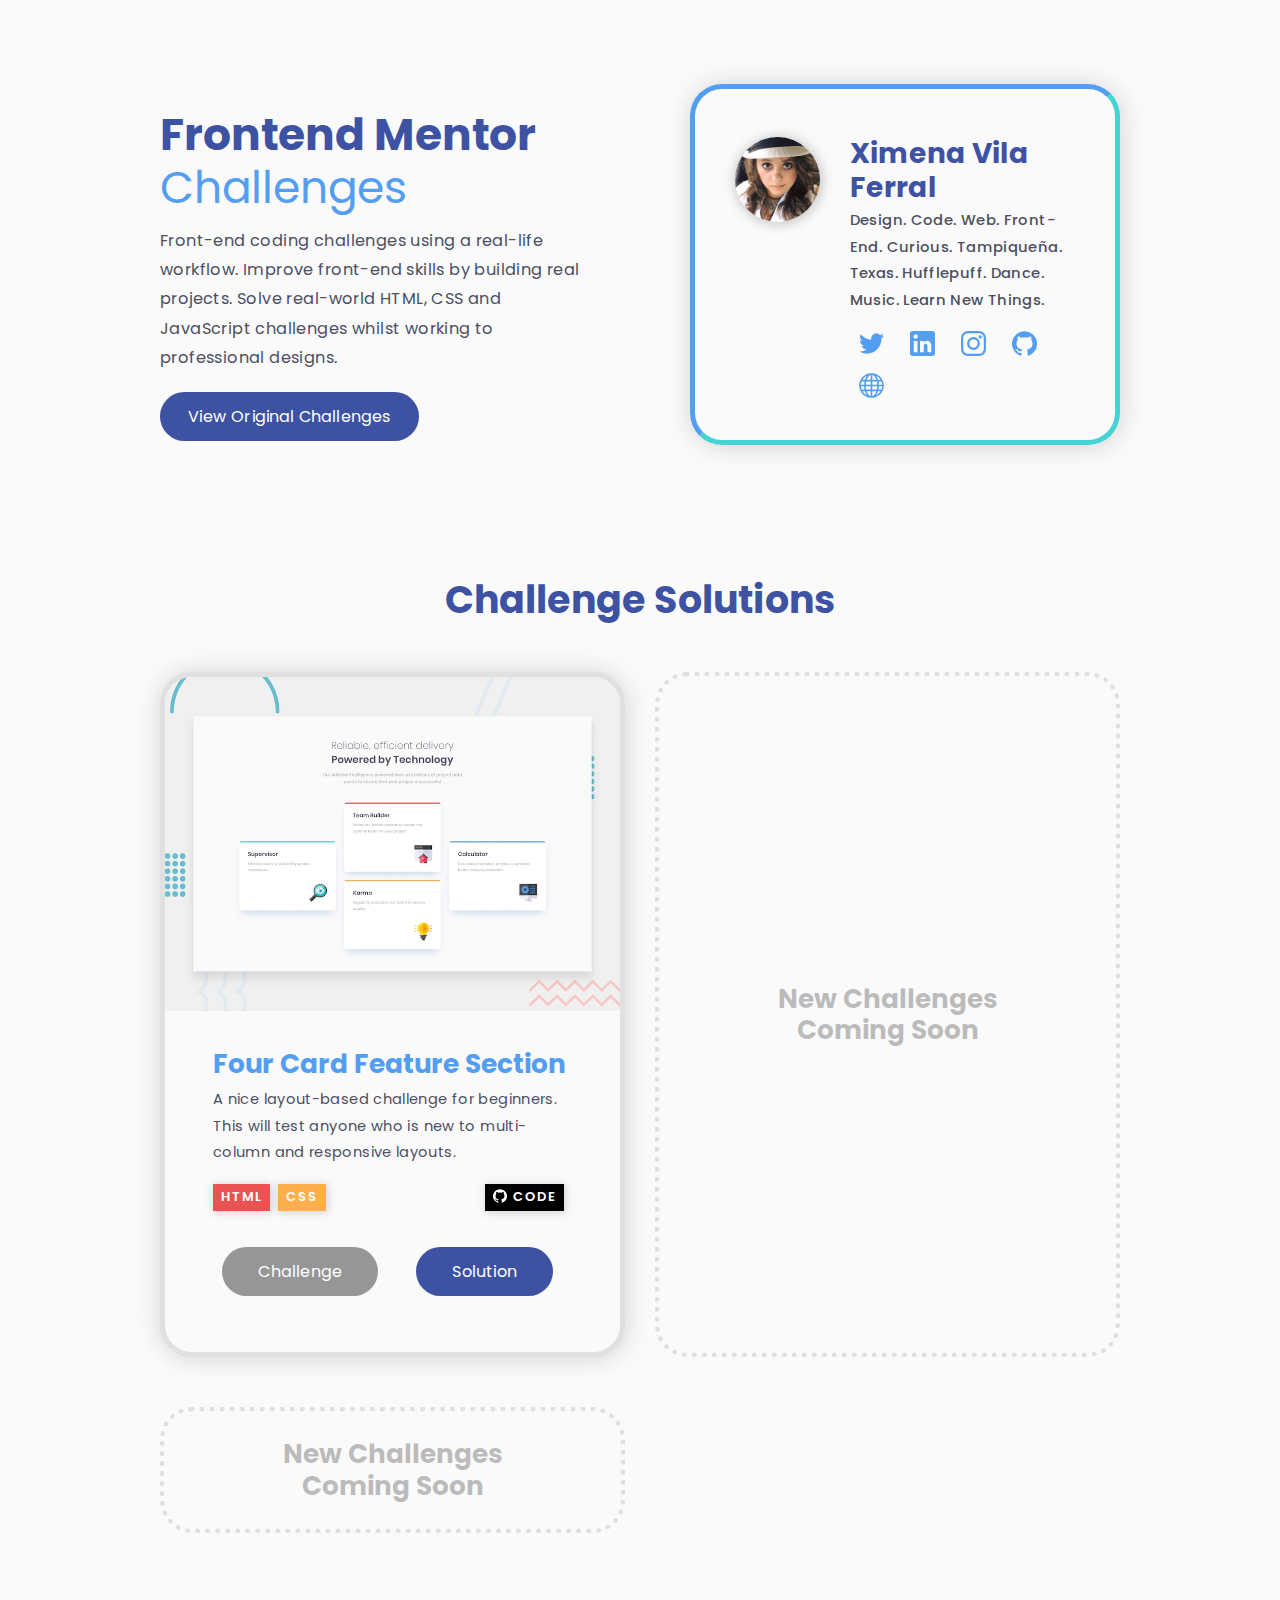
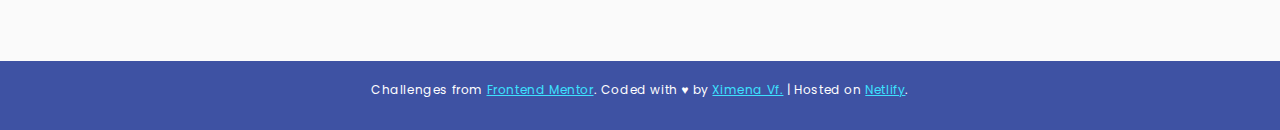
<file: index.html>
<!DOCTYPE html>
<html lang="en">

<head>
    <meta charset="UTF-8">
    <meta name="viewport" content="width=device-width, initial-scale=1.0">
    <!-- displays site properly based on user's device -->
    <link rel="icon" type="image/png" sizes="32x32" href="favicon-32x32.png">
    <title>Frontend Mentor Challenge Solutions | Ximena Vf.</title>
    <!-- Google Font -->
    <link href="https://fonts.googleapis.com/css2?family=Poppins:wght@200;400;600&display=swap" rel="stylesheet">
    <!-- Link Styles -->
    <link rel="stylesheet" href="main.css">
</head>

<body>
    <header>
        <div class="intro-info">
            <h1>
                Frontend Mentor
                <span>Challenges</span>
            </h1>

            <p class="intro-description">
                Front-end coding challenges using a real-life workflow. Improve front-end skills by building real
                projects. Solve real-world HTML, CSS and JavaScript challenges whilst working to professional designs.
            </p>
            <a href="https://www.frontendmentor.io/challenges" class="button" target="_blank" rel="nofollow">View Original Challenges</a>
        </div>

        <aside class="profile-card">
            <div class="headshot">
                <img src="assets/xvf1.jpg" alt="">
            </div>
            <div class="profile-info">
                <h2 class="profile-name">Ximena Vila Ferral</h2>
                <p class="short-bio"><span>Quick Twitter Bio:</span> Design. Code. Web. Front-End. Curious. Tampiqueña. Texas. Hufflepuff. Dance. Music. Learn New Things.</p>
                <!-- <p class="short-bio">President: <a href="https://twitter.com/AIGA_SA" target=" _blank" rel="noopener">@aiga_sa</a> | Designer: <a href=" https://twitter.com/bensondesign" target="_blank" rel="noopener">@bensondesign</a><br></p> -->
                <ul class="social-icons">
                    <li><a href="https://twitter.com/ximenavf92" target="_blank" rel="noopener">
                        <svg id="Capa_1" data-name="Capa 1" xmlns="http://www.w3.org/2000/svg" viewBox="0 0 612 612"><defs><style>.cls-1{fill:#fff;}</style></defs><title>Twitter</title><path class="cls-1" d="M612,116.26A250.68,250.68,0,0,1,539.91,136,126.08,126.08,0,0,0,595.1,66.62,253.14,253.14,0,0,1,515.32,97.1,125.64,125.64,0,0,0,301.39,211.56,356.45,356.45,0,0,1,42.64,80.39,125.69,125.69,0,0,0,81.5,248a125.55,125.55,0,0,1-56.87-15.76v1.57a125.67,125.67,0,0,0,100.69,123.1,127.09,127.09,0,0,1-33.08,4.4A120.54,120.54,0,0,1,68.61,359a125.6,125.6,0,0,0,117.25,87.19A251.93,251.93,0,0,1,29.94,499.8,266.58,266.58,0,0,1,0,498.07a354.82,354.82,0,0,0,192.44,56.49c231,0,357.19-191.29,357.19-357.19l-.42-16.25A250.81,250.81,0,0,0,612,116.26Z"/></svg>    
                    </a>
                    </li>
                    <li><a href="https://www.linkedin.com/in/ximenavilaf/" target="_blank" rel="noopener">
                        <svg version="1.1" id="Capa_1" xmlns="http://www.w3.org/2000/svg" xmlns:xlink="http://www.w3.org/1999/xlink" x="0px" y="0px"
                        viewBox="0 0 510 510" style="enable-background:new 0 0 510 510;" xml:space="preserve">
                    <defs><style> .cls-1{fill:#FFFFFF;} </style></defs><title>LinkedIn</title><path class="cls-1" d="M459,0H51C22.9,0.1,0.1,22.9,0,51v408c0.1,28.1,22.9,50.9,51,51h408c28.1-0.1,50.9-22.9,51-51V51
                            C509.9,22.9,487.1,0.1,459,0z M153,433.5H76.5V204H153V433.5z M114.8,160.6c-25.3,0-45.9-20.6-45.9-45.9s20.6-45.9,45.9-45.9
                            s45.9,20.6,45.9,45.9l0,0c0.1,25.2-20.3,45.8-45.5,45.9C115,160.7,114.9,160.7,114.8,160.6z M433.5,433.5H357V298.4
                            c0-20.4-17.9-38.2-38.2-38.2s-38.2,17.9-38.2,38.2v135.1H204V204h76.5v30.6c12.8-20.4,40.8-35.7,63.8-35.7
                            c48.5,0,89.2,40.8,89.2,89.3V433.5z"/></svg>
                    </a>
                    </li>
                    <li><a href="https://www.instagram.com/ximenavf92/" target="_blank" rel="noopener">
                        <svg id="Layer_1" data-name="Layer 1" xmlns="http://www.w3.org/2000/svg" viewBox="0 0 169.06 169.06"><defs><style>.cls-1{fill:#fff;}</style></defs><title>instagram</title><path class="cls-1" d="M122.41,0H46.65A46.71,46.71,0,0,0,0,46.65v75.76a46.71,46.71,0,0,0,46.65,46.65h75.76a46.71,46.71,0,0,0,46.65-46.65V46.65A46.71,46.71,0,0,0,122.41,0Zm31.65,122.41a31.69,31.69,0,0,1-31.65,31.65H46.65A31.69,31.69,0,0,1,15,122.41V46.65A31.69,31.69,0,0,1,46.65,15h75.76a31.69,31.69,0,0,1,31.65,31.65v75.76Z"/><path class="cls-1" d="M84.53,41a43.56,43.56,0,1,0,43.56,43.56A43.61,43.61,0,0,0,84.53,41Zm0,72.12a28.56,28.56,0,1,1,28.56-28.56A28.59,28.59,0,0,1,84.53,113.09Z"/><path class="cls-1" d="M129.92,28.25a11,11,0,1,0,7.78,3.22A11,11,0,0,0,129.92,28.25Z"/></svg>
                    </a>
                    </li>
                    <li><a href="https://github.com/ximenavf92" target="_blank" rel="noopener">
                        <svg id="Layer_1" data-name="Layer 1" xmlns="http://www.w3.org/2000/svg" viewBox="0 0 50 50"><defs><style>.cls-1{fill:#fff;fill-rule:evenodd;}</style></defs><title>github</title><path class="cls-1" d="M25,.62a25,25,0,0,0-7.9,48.72c1.25.23,1.7-.54,1.7-1.21s0-2.16,0-4.25c-6.95,1.51-8.42-3.35-8.42-3.35-1.14-2.89-2.78-3.66-2.78-3.66-2.27-1.55.17-1.52.17-1.52a5.26,5.26,0,0,1,3.83,2.58c2.23,3.82,5.86,2.72,7.28,2.08a5.3,5.3,0,0,1,1.59-3.34C14.89,36,9.05,33.89,9.05,24.31a9.66,9.66,0,0,1,2.57-6.71A9,9,0,0,1,11.87,11s2.1-.68,6.87,2.56a23.75,23.75,0,0,1,12.52,0C36,10.31,38.13,11,38.13,11a9,9,0,0,1,.25,6.61A9.66,9.66,0,0,1,41,24.31C41,33.91,35.1,36,29.53,36.65a5.94,5.94,0,0,1,1.7,4.63c0,3.34,0,6,0,6.85,0,.67.45,1.45,1.72,1.21A25,25,0,0,0,25,.62Z"/></svg>
                    </a>
                    </li>
                    <li>
                        <a href="http://ximenavf.com/" target="_blank" rel="noopener">
                            <svg version="1.1" id="Layer_1" xmlns="http://www.w3.org/2000/svg" xmlns:xlink="http://www.w3.org/1999/xlink" x="0px" y="0px"
                            viewBox="0 0 50 50" style="enable-background:new 0 0 50 50;" xml:space="preserve">
                       <style type="text/css">
                           .cls-1{fill:#FFFFFF;}
                       </style>
                       <g>
                           <path class="cls-1" d="M49.6,23.4C48.8,11,39,1.2,26.6,0.4V0.3H25h-1.6v0.1C11,1.2,1.2,11,0.4,23.4H0.3V25v1.6h0.1
                               c0.8,12.3,10.7,22.2,23,23v0.1H25h1.6v-0.1c12.3-0.8,22.2-10.7,23-23h0.1V25L49.6,23.4L49.6,23.4z M15.8,5.7
                               c-1.6,2.1-2.9,4.8-3.9,7.8H7C9.1,10.1,12.2,7.4,15.8,5.7z M5.2,16.8H11c-0.4,2.1-0.7,4.3-0.8,6.6H3.7C3.8,21,4.4,18.8,5.2,16.8z
                                M3.7,26.6h6.6c0.1,2.3,0.4,4.5,0.8,6.6H5.2C4.4,31.2,3.8,29,3.7,26.6z M7,36.5h4.9c1,3,2.3,5.7,3.9,7.8C12.2,42.6,9.1,39.9,7,36.5
                               z M23.4,46.2c-3.4-0.9-6.3-4.5-8.1-9.7h8.1V46.2z M23.4,33.2h-9c-0.5-2.1-0.8-4.3-0.9-6.6h9.8V33.2z M23.4,23.4h-9.8
                               c0.1-2.3,0.4-4.5,0.9-6.6h9V23.4z M23.4,13.5h-8.1c1.8-5.1,4.7-8.8,8.1-9.7V13.5z M43,13.5h-4.9c-1-3-2.3-5.7-3.9-7.8
                               C37.8,7.4,40.9,10.1,43,13.5z M26.6,3.8c3.4,0.9,6.3,4.5,8.1,9.7h-8.1V3.8z M26.6,16.8h9c0.5,2.1,0.8,4.3,0.9,6.6h-9.8V16.8z
                                M26.6,26.6h9.8c-0.1,2.3-0.4,4.5-0.9,6.6h-9V26.6z M26.6,46.2v-9.7h8.1C32.9,41.6,30,45.3,26.6,46.2z M34.2,44.3
                               c1.6-2.1,2.9-4.8,3.9-7.8H43C40.9,39.9,37.8,42.6,34.2,44.3z M44.8,33.2H39c0.4-2.1,0.7-4.3,0.8-6.6h6.5
                               C46.2,29,45.6,31.2,44.8,33.2z M39.8,23.4c-0.1-2.3-0.4-4.5-0.8-6.6h5.8c0.9,2.1,1.4,4.3,1.6,6.6H39.8z"/>
                       </g>
                       </svg>
                    </a>
                    </li>
                    <!-- <li>
                        <a href="mailto:hola@ximenavf.com" target="_blank" rel="noopener">
                        <svg id="Capa_1" data-name="Capa 1" xmlns="http://www.w3.org/2000/svg" viewBox="0 0 14 14"><defs><style>.cls-1{fill:#fff;}</style></defs><title>Email Me</title><path class="cls-1" d="M7,9,5.27,7.48.32,11.73A1,1,0,0,0,1,12H13a1,1,0,0,0,.69-.27L8.73,7.48Z"/><path class="cls-1" d="M13.68,2.27A1,1,0,0,0,13,2H1a1,1,0,0,0-.69.27L7,8Z"/><polygon class="cls-1" points="0 2.88 0 11.19 4.83 7.08 0 2.88"/><polygon class="cls-1" points="9.17 7.08 14 11.19 14 2.88 9.17 7.08"/></svg>
                    </a>
                    </li> -->
                   
                </ul>
            </div>
            
        </aside>
    </header>

    <main>
        <h2>Challenge Solutions</h2>
        <ul class="challenge-cards--grid">
                        <!-- Challenge Card -->
                        <li class="challenge-card">
                            <img src="assets/screenshots/1-four-card-feature.jpg" alt="" class="challenge-card--screenshot">
                            <div class="challenge-card--info">
                                <h3 class="challenge-card--title">
                                    Four Card Feature Section
                                </h3>
                                <p class="challenge-card--description">
                                    A nice layout-based challenge for beginners. This will test anyone who is new to multi-column and
                                    responsive layouts.
                                </p>
                                <div class="challenge-card--tags-repo">
                                    <ul class="challenge-card--tags">
                                        <li class="card-tags--html">HTML</li>
                                        <li class="card-tags--css">CSS</li>
                                        <!-- <li class="card-tags--js">JS</li> -->
                                    </ul>
                                    <a href="https://github.com/ximenavf92/frontend-mentor-challenges/tree/master/1-four-card-feature/" class="challenge-card--repo" target="_blank" rel="noopener"><img src="assets/github-icon-white.svg" alt="" width="20"
                                            height="20">Code</a>
                                </div>
                                <ul class="challenge-card--buttons">
                                    <li><a href="https://www.frontendmentor.io/challenges/four-card-feature-section-weK1eFYK" class="button">Challenge</a></li>
                                    <li><a href="/1-four-card-feature/" class="button">Solution</a></li>
                                </ul>
                            </div>
                        </li>

            <!-- Challenge Card -->
            <li class="challenge-card coming-soon">
                <h3 class="challenge-card--future">
                    New Challenges <br>Coming Soon
                </h3>
            </li>

            <li class="challenge-card coming-soon">
                <h3 class="challenge-card--future">
                    New Challenges <br>Coming Soon
                </h3>
            </li>
            
        </ul>
    </main>

    <footer>
        <p class="attribution">
            Challenges from <a href="https://www.frontendmentor.io?ref=challenge" target="_blank"
                rel="noopener">Frontend Mentor</a>.
            Coded with &heartsuit; by <a href="http://ximenavf.com/">Ximena Vf.</a> | Hosted on <a
                href="https://www.netlify.com/">Netlify</a>.
        </p>
    </footer>
</body>

</html>
</file>
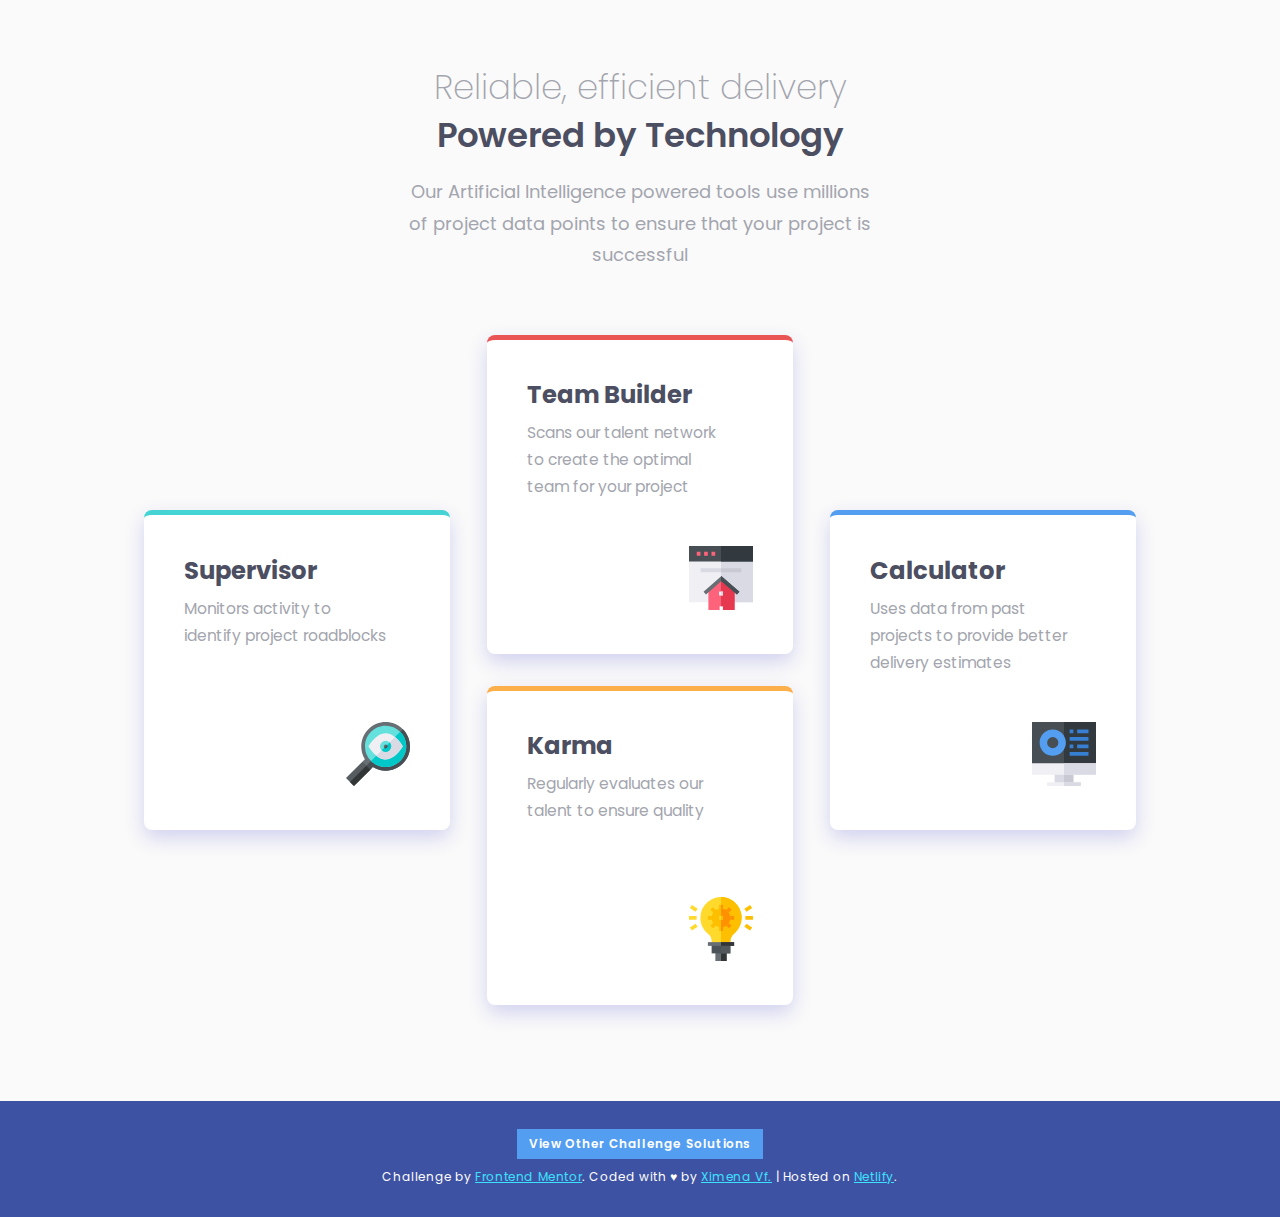
<file: 1-four-card-feature/index.html>
<!DOCTYPE html>
<html lang="en">

<head>
  <meta charset="UTF-8">
  <meta name="viewport" content="width=device-width, initial-scale=1.0">
  <!-- displays site properly based on user's device -->
  <link rel="icon" type="image/png" sizes="32x32" href="./images/favicon-32x32.png">
  <title>Frontend Mentor | Four Card Feature Section</title>
  <!-- Google Font -->
  <link href="https://fonts.googleapis.com/css2?family=Poppins:wght@200;400;600&display=swap" rel="stylesheet">
  <!-- Link Styles -->
  <link rel="stylesheet" href="styles.css">
</head>

<body>
  <header>
    <h1>
      Reliable, efficient delivery<br>
      <span>Powered by Technology</span>
    </h1>

    <p class="intro-description">
      Our Artificial Intelligence powered tools use millions of project data points
      to ensure that your project is successful
    </p>
  </header>

  <main class="service-card--grid">
    <article class="service-card service-card--supervisor">
      <div class="service-card--text">
        <h2 class="service-card--heading">Supervisor</h2>
        <p class="service-card--description">Monitors activity to identify project roadblocks</p>
      </div>
        <img src="images/icon-supervisor.svg" alt="" class="service-card--icon">
    </article>
    <article class="service-card service-card--teambuilder">
      <div class="service-card--text">
        <h2 class="service-card--heading">Team Builder</h2>
        <p class="service-card--description">Scans our talent network to create the optimal team for your project</p>
      </div>
        <img src="images/icon-team-builder.svg" alt="" class="service-card--icon">
    </article>
    <article class="service-card service-card--karma">
      <div class="service-card--text">
        <h2 class="service-card--heading">Karma</h2>
        <p class="service-card--description">Regularly evaluates our talent to ensure quality</p>
      </div>
        <img src="images/icon-karma.svg" alt="" class="service-card--icon">
    </article>
    <article class="service-card service-card--calculator">
      <div class="service-card--text">
        <h2 class="service-card--heading">Calculator</h2>
        <p class="service-card--description">Uses data from past projects to provide better delivery estimates</p>
      </div>
        <img src="images/icon-calculator.svg" alt="" class="service-card--icon">
    </article>
  </main>

  <footer>
    <p class="attribution">
      <a href="../index.html" class="footer-link-home">View Other Challenge Solutions</a> <br>
      Challenge by <a href="https://www.frontendmentor.io?ref=challenge" target="_blank" rel="noopener">Frontend Mentor</a>.
      Coded with &heartsuit; by <a href="http://ximenavf.com/">Ximena Vf.</a> | Hosted on <a href="https://www.netlify.com/">Netlify</a>.
    </p>
  </footer>
</body>
</html>
</file>
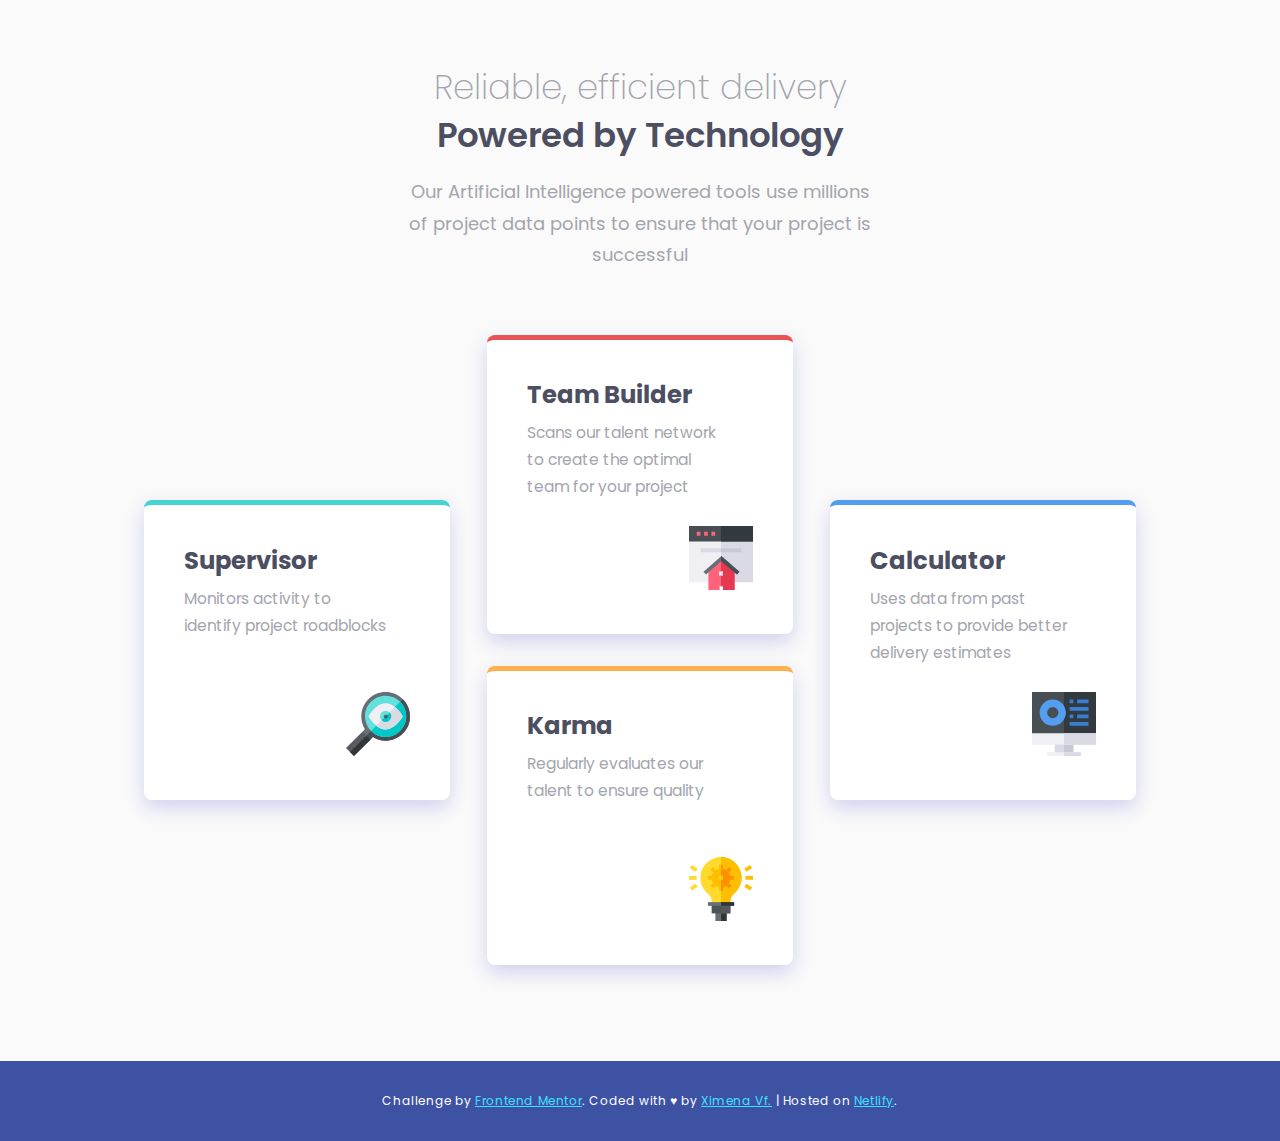
<file: four-card-feature/index.html>
<!DOCTYPE html>
<html lang="en">

<head>
  <meta charset="UTF-8">
  <meta name="viewport" content="width=device-width, initial-scale=1.0">
  <!-- displays site properly based on user's device -->
  <link rel="icon" type="image/png" sizes="32x32" href="./images/favicon-32x32.png">
  <title>Frontend Mentor | Four Card Feature Section</title>
  <!-- Google Font -->
  <link href="https://fonts.googleapis.com/css2?family=Poppins:wght@200;400;600&display=swap" rel="stylesheet">
  <!-- Link Styles -->
  <link rel="stylesheet" href="styles.css">
</head>

<body>
  <header>
    <h1>
      Reliable, efficient delivery<br>
      <span>Powered by Technology</span>
    </h1>

    <p class="intro-description">
      Our Artificial Intelligence powered tools use millions of project data points
      to ensure that your project is successful
    </p>
  </header>

  <main class="service-card--grid">
    <article class="service-card service-card--supervisor">
      <div class="service-card--text">
        <h2 class="service-card--heading">Supervisor</h2>
        <p class="service-card--description">Monitors activity to identify project roadblocks</p>
      </div>
        <img src="images/icon-supervisor.svg" alt="" class="service-card--icon">
    </article>
    <article class="service-card service-card--teambuilder">
      <div class="service-card--text">
        <h2 class="service-card--heading">Team Builder</h2>
        <p class="service-card--description">Scans our talent network to create the optimal team for your project</p>
      </div>
        <img src="images/icon-team-builder.svg" alt="" class="service-card--icon">
    </article>
    <article class="service-card service-card--karma">
      <div class="service-card--text">
        <h2 class="service-card--heading">Karma</h2>
        <p class="service-card--description">Regularly evaluates our talent to ensure quality</p>
      </div>
        <img src="images/icon-karma.svg" alt="" class="service-card--icon">
    </article>
    <article class="service-card service-card--calculator">
      <div class="service-card--text">
        <h2 class="service-card--heading">Calculator</h2>
        <p class="service-card--description">Uses data from past projects to provide better delivery estimates</p>
      </div>
        <img src="images/icon-calculator.svg" alt="" class="service-card--icon">
    </article>
  </main>

  <footer>
    <p class="attribution">
      Challenge by <a href="https://www.frontendmentor.io?ref=challenge" target="_blank" rel="noopener">Frontend Mentor</a>.
      Coded with &heartsuit; by <a href="http://ximenavf.com/">Ximena Vf.</a> | Hosted on <a href="https://www.netlify.com/">Netlify</a>.
    </p>
  </footer>
</body>
</html>
</file>
<file: main.css>
:root {
    --bgColor: hsl(0, 0%, 98%);
    --headingColor: hsl(234, 64%, 9%);
    --textColor: hsl(234, 12%, 34%);
    --color1: hsl(180, 62%, 55%);
    --color2: hsl(0, 78%, 62%);
    --color3: hsl(34, 97%, 64%);
    --color4: hsl(212, 86%, 64%);
    --mainFont: 'Poppins', sans-serif;
    --accentColor: hsl(228, 45%, 44%);
}

*,
*::before,
*::after {
    box-sizing: border-box;
    position: relative;
}

/* Screen Reader Only */
.sr-only {
    clip: rect(0 0 0 0);
    clip-path: inset(100%);
    height: 1px;
    overflow: hidden;
    position: absolute;
    white-space: nowrap;
    width: 1px;
}

/* === Basics & Simple Resets === */
body {
    margin: 0;
    width: 100%;
    overflow-x: hidden;
    background-color: var(--bgColor);
    font-family: var(--mainFont);
    color: var(--textColor);
}

header {
    margin: 2rem 3rem 8rem;
    display: grid;
    grid-gap: 50px 100px;
    justify-content: center;
}

main {
    margin: 5rem 3rem 10rem;
}

ul {
    margin-left: 0;
    padding-left: 0;
}

ul li {
    list-style: none;
}

@media (min-width: 1200px) {
    header {
        grid-template-columns: repeat(2, 2fr);
        justify-content: center;
        align-content: center;
        align-items: center;
        margin: 5rem 10rem 5rem;
    }

    main {
        margin: 8rem 10rem 8rem;
    }
}

/* === Type === */
h1 {
    font-size: calc(32px + (52 - 32) * ((100vw - 320px) / (1920 - 320)));
    line-height: 1.2em;
    margin-bottom: .25em;
    color: var(--accentColor);
}

h2 {
    font-size: calc(32px + (42 - 32) * ((100vw - 320px) / (1920 - 320)));
    line-height: 1.2em;
    margin-bottom: 1.3em;
    color: var(--accentColor);
    text-align: center;
}

h3 {
    font-size: calc(24px + (28 - 24) * ((100vw - 320px) / (1920 - 320)));
    line-height: 1.2em;
    margin-bottom: .25em;
    color: var(--color4);
}

h1 span {
    font-weight: 400;
    color: var(--color4);
}

p {
    font-size: calc(15px + (17 - 15) * ((100vw - 320px) / (1920 - 320)));
    line-height: 1.8em;
    letter-spacing: .025em;
    margin-top: .1em;
}

/* === Buttons === */
.button {
    display: inline-flex;
    width: max-content;
    color: #fff;
    background-color: var(--accentColor);
    text-decoration: none;
    font-weight: 400;
    text-align: center;
    letter-spacing: .025em;
    padding: .75em 1.75em;
    border-radius: 2rem;
    margin: .25rem 1rem .5rem 0;
}

.button:hover {
    background-color: var(--color4);
    transition: ease-in-out .25s;
}

.button:focus {
    outline: none;
    border: solid 5px var(--color1);
}

/* === Profile Card === */
.profile-card {
    display: grid;
    grid-gap: 10px 30px;
    align-content: center;
    justify-content: center;
    border: solid 5px rgba(0,0,0,.1);
    border-radius: 2rem;
    padding: 3rem 2.5rem 2rem;
    box-shadow: 1px 1px 25px 1px rgba(0,0,0,.15);
    border-left-color: var(--color4);
    border-right-color: var(--color1);
    border-top-color: var(--color4);
    border-bottom-color: var(--color1);
}

.profile-name {
    font-size: calc(22px + (32 - 22) * ((100vw - 320px) / (1920 - 320)));
    color: var(--accentColor);
    text-align: left;
    margin-bottom: .1em;
    margin-top: 0;
}

.headshot {
    grid-column: 1 / 3;
}

.profile-info {
    grid-column: 3 / 7;
    align-self: center;
}

@media (max-width: 600px) {
    .profile-card {
        margin-top: 1.25rem;
    }

    .headshot {
        grid-column: 1 / 2;
        grid-row: 1 / 2;
        width: 7rem;
        justify-self: start;
        margin-left: -.1rem;
        margin-top: -5rem;
    }

    .headshot img {
        border: solid 5px #fff;
    }

    .profile-info {
        grid-column: 1 / 7;
        grid-row: 2 / 3;
    }
}

/* --- Short Bio --- */
.short-bio {
    font-size: .9em;
    line-height: 1.8em;
    font-size: calc(.9em + (1.5 - .9) * ((100vw - 320px) / (2000 - 320)));
    text-align: left;
    margin: .2em 0 .5em 0;
    font-weight: 500;
}

.short-bio span {
    display: none;
}

.short-bio a {
    color: var(--accentColor);
    text-decoration: none;
    letter-spacing: .05em;
    text-transform: uppercase;
    font-weight: 600;
    }

.short-bio span {
    text-decoration: underline;
    font-style: italic;
}

.short-bio a:hover,
.short-bio a:focus {
    background: var(--mainColor);
    border: none;
    padding: 5px 10px;
}

/* --- Headhsot --- */
.headshot {
    justify-self: center;

}

.headshot img {
    width: 100%;
    object-fit: cover;
    border-radius: 100%;
    box-shadow: 1px 1px 12px 2px rgba(0,0,0,.2);
}

/* --- Social Icons */
.social-icons {
    list-style-type: none;
    margin: .2em auto;
    text-align: left;
    margin-left: 0;
    padding-left: 0;
}

.social-icons li {
    display: inline-flex;
    margin: 10px 5px 0;
    padding: 0 .5em 0 .25em;
}

@media (max-width: 600px) {
    .social-icons li {
        padding: 0 0 0 .2em;
    }
}

.social-icons li:hover,
.social-icons li a:focus {
    outline: none;
    border-bottom: solid 5px var(--accentColor);
    transition: ease-in-out .25s;
}

.social-icons li svg {
    width: 25px;
    height: 25px;
}

.social-icons li svg .cls-1 {
    fill: var(--color4);
}

.social-icons li svg:hover .cls-1 {
    fill: var(--color1);
}

/* === Challenges === */
.challenge-cards--grid {
    margin: 2rem auto 5rem;
    display: grid;
    grid-template-columns: repeat(auto-fit, minmax(350px, 1fr));
    grid-gap: 50px 30px;
    justify-content: center;
    justify-items: center;
}

/* Challenge Card */
.challenge-card {
    align-content: start;
    justify-content: center;
    border: solid 5px rgba(0,0,0,.1);
    border-radius: 2rem;
    box-shadow: 1px 1px 25px 1px rgba(0,0,0,.15);
    overflow: hidden;
    max-width: 500px;
    justify-content: center;
}

.challenge-card--screenshot {
    width: 100%;
    object-fit: cover;
}

.challenge-card--info {
    padding: .25rem 3rem 3rem;
}

@media (max-width: 600px) {
    .challenge-card--info {
        padding: .25rem 1.5rem 2rem;
    }
}

.challenge-card--description {
    font-size: calc(14px + (15 - 14) * ((100vw - 320px) / (1920 - 320)));
    margin-bottom: .75em;
}

.challenge-card--tags {
    display: inline-flex;
}

.challenge-card--tags li,
.challenge-card--repo {
    text-transform: uppercase;
    letter-spacing: .075em;
    font-weight: 600;
    font-size: 13px;
    color: #fff;
    background-color: #000;
    padding: .2rem .5rem;
    margin: .5rem .5rem 1.5rem 0;
    box-shadow: 1px 1px 8px 1px rgba(0,0,0,.15);
}

.challenge-card--tags .card-tags--html {
    background-color: var(--color2);
}

.challenge-card--tags .card-tags--css {
    background-color: var(--color3);
}

.challenge-card--tags .card-tags--js {
    background-color: var(--color1);
}

.challenge-card--repo {
    text-decoration: none;
    float: right;
}

.challenge-card--repo img {
    width: 14px;
    height: 14px;
    top: .15em;
    margin-right: .5em;
}

.challenge-card--repo:hover {
    background-color: var(--accentColor);
    transition: ease-in-out .25s;
}

.challenge-card--repo:focus {
    outline: none;
    border: solid 3px var(--color1);
}

.challenge-card--buttons {
    margin-top: .5rem;
    width: 100%;
    display: grid;
    grid-template-columns: repeat(2, 1fr);
    grid-gap: 10px;
    justify-items: center;
    justify-content: center;
}

.challenge-card--buttons :first-child .button {
    background: rgba(0,0,0,.4);
}

@media (max-width: 600px) {
    .challenge-card--buttons .button {
        width: 80%;
    }
}

.challenge-card--buttons .button {
    display: block;
    width: 100%;
    text-align: center;
}

/* Coming Soon Challenges */
.coming-soon {
    width: 100%;
    border-style: dotted;
    border-width: 5px;
    box-shadow: none;
    display: grid;
    grid-template-rows: 1fr;
    justify-content: center;
}

.challenge-card .challenge-card--future {
    color: rgba(0,0,0,.25);
    text-align: center;
    align-self: center;
    vertical-align: middle;
    margin: 1em 0;
    box-shadow: non;
}


/* === FrontendMentor.io Attribution === */
footer {
    width: auto;
    margin: 0;
    padding: 1em 2em;
    background: var(--accentColor);
}

.attribution {
    font-size: 12px;
    line-height: 2em;
    text-align: center;
    color: #fff;
    letter-spacing: .05em;
}

.attribution a {
    color: hsl(189, 100%, 62%);
}
</file>
<file: 1-four-card-feature/styles.css>
/* FM Challenge #1: Four Feature Card */

:root {
    --bgColor: hsl(0, 0%, 98%);
    --headingColor: hsl(234, 12%, 34%);
    --textColor: hsl(229, 6%, 66%);
    --color1: hsl(180, 62%, 55%);
    --color2: hsl(0, 78%, 62%);
    --color3: hsl(34, 97%, 64%);
    --color4: hsl(212, 86%, 64%);
    --mainFont: 'Poppins', sans-serif;
}

body {
    margin: 0;
    width: 100%;
    overflow-x: hidden;
    background-color: var(--bgColor);
    font-family: var(--mainFont);
    color: var(--textColor);
}

header {
    text-align: center;
    margin: 4em 3em 0;
}

h1 {
    color: var(--textColor);
    font-weight: 200;
    font-size: calc(28px + (38 - 28) * ((100vw - 320px) / (1920 - 320)));
    line-height: 1.4em;
    margin-bottom: .5em;
}

h1 span {
    color: var(--headingColor);
    font-weight: 600;
}

.intro-description {
    margin: 0 auto;
    width: 90%;
    font-size: 18px;
    line-height: 1.75em;
}

.service-card--grid {
    height: auto;
    display: grid;
    -webkit-box-pack: center;
    justify-content: center;
    gap: 0;
    margin: 3em auto 5em;
}

.service-card {
    margin: 0 auto;
    background: #fff;
    padding: 1em 2.5em 1.75em;
    margin: 1em 2em;
    border-radius: .5em;
    overflow: hidden;
    box-shadow: 0 8px 20px rgba(50, 50, 200, .2);
    border-top: 5px solid #000;
    display: grid;
    grid-template-columns: repeat(2, 1fr); 
    grid-template-rows: 2fr 1fr; 
    grid-gap: 30px 0;
}

.service-card:hover {
    transform-origin: center;
    transform: scale(1.025);
    box-shadow: 0 8px 20px rgba(50, 50, 200, .15);
    transition: ease-in-out .35s;
}

.service-card--text {
    grid-area: 1 / 1 / 2 / 3;
}

.service-card--heading {
    color: var(--headingColor);
    margin-bottom: .25em;
    font-size: calc(1.5em + (2 - 1.5) * ((100vw - 320px) / (1920 - 320)));
}

.service-card--description {
    margin-top: 0;
    font-size: calc(.95em + (1.5 - .95) * ((100vw - 320px) / (1920 - 320)));
    line-height: 1.75em;
    width: 90%;
}

.service-card--icon {
    grid-area: 2 / 2 / 3 / 3;
    justify-self: end;
    align-self: start;
}

.service-card--supervisor {
    border-color: var(--color1);
}

.service-card--teambuilder {
    border-color: var(--color2);
}

.service-card--karma {
    border-color: var(--color3);
}

.service-card--calculator {
    border-color: var(--color4);
}

@media (min-width: 1200px) {
    .service-card--grid {
        margin: 3em 10% 5em;
        grid-template-columns: repeat(3, 1fr);
        grid-template-rows: repeat(4, 1fr);
        gap: 0 5px;
    }

    .service-card {
        margin: 1em;
    }

    .intro-description {
        width: 40%;
    }

    .service-card--supervisor {
        grid-area: 2 / 1 / 4 / 2;
    }

    .service-card--teambuilder {
        grid-area: 1 / 2 / 3 / 3;
    }

    .service-card--karma {
        grid-area: 3 / 2 / 5 / 3;
    }

    .service-card--calculator {
        grid-area: 2 / 3 / 4 / 4;
    }
}

/* === FrontendMentor.io Attribution === */
footer {
    width: auto;
    margin: 0;
    padding: 1em 2em;
    background: hsl(228, 45%, 44%);
}

.attribution {
    font-size: 12px;
    line-height: 2em;
    text-align: center;
    color: #fff;
    letter-spacing: .05em;
}

.attribution a {
    color: hsl(189, 100%, 62%);
}

.attribution .footer-link-home {
    display: inline-block;
    background-color: hsl(212, 86%, 64%);
    width: max-content;
    color: #fff;
    font-weight: 600;
    margin-bottom: .25em;
    text-align: center;
    text-decoration: none;
    padding: .25em 1em;
    margin-bottom: .5em;
}

.attribution .footer-link-home:hover {
    color: hsl(228, 45%, 44%);
    background-color: hsl(34, 97%, 64%);
    transition: ease-in-out .5s;
}
</file>
<file: four-card-feature/styles.css>
/* FM Challenge #1: Four Feature Card */

:root {
    --bgColor: hsl(0, 0%, 98%);
    --headingColor: hsl(234, 12%, 34%);
    --textColor: hsl(229, 6%, 66%);
    --color1: hsl(180, 62%, 55%);
    --color2: hsl(0, 78%, 62%);
    --color3: hsl(34, 97%, 64%);
    --color4: hsl(212, 86%, 64%);
    --mainFont: 'Poppins', sans-serif;
}

body {
    margin: 0;
    width: 100%;
    overflow-x: hidden;
    background: var(--bgColor);
    font-family: var(--mainFont);
    color: var(--textColor);
}

header {
    text-align: center;
    margin: 4em 3em 0;
}

h1 {
    color: var(--textColor);
    font-weight: 200;
    font-size: calc(28px + (38 - 28) * ((100vw - 320px) / (1920 - 320)));
    line-height: 1.4em;
    margin-bottom: .5em;
}

h1 span {
    color: var(--headingColor);
    font-weight: 600;
}

.intro-description {
    margin: 0 auto;
    width: 90%;
    /* font-size: calc(17px + (19 - 17) * ((100vw - 320px) / (1920 - 320))); */
    font-size: 18px;
    line-height: 1.75em;
}

.service-card--grid {
    height: auto;
    display: grid;
    -webkit-box-pack: center;
            justify-content: center;
    gap: 0;
    margin: 3em 1em 5em;
}

.service-card {
    margin: 0 auto;
    background: #fff;
    padding: 1em 2.5em 1.75em;
    margin: 1em 2em;
    border-radius: .5em;
    overflow: hidden;
    box-shadow: 0 8px 20px rgba(50, 50, 200, .2);
    border-top: 5px solid #000;
    display: grid;
    grid-template-columns: repeat(2, 1fr); 
    grid-template-rows: 2fr 1fr;   
    gap: 10px 0;
}

.service-card:hover {
    transform-origin: center;
    transform: scale(1.025);
    box-shadow: 0 8px 20px rgba(50, 50, 200, .15);
    transition: ease-in-out .35s;
}

.service-card--text {
    grid-area: 1 / 1 / 2 / 3;
}

.service-card--heading {
    color: var(--headingColor);
    margin-bottom: .25em;
    font-size: calc(1.5em + (2 - 1.5) * ((100vw - 320px) / (1920 - 320)));
}

.service-card--description {
    margin-top: 0;
    font-size: calc(.95em + (1.5 - .95) * ((100vw - 320px) / (1920 - 320)));
    line-height: 1.75em;
    width: 90%;
}

.service-card--icon {
    grid-area: 2 / 2 / 3 / 3;
    justify-self: end;
    align-self: start;
}

.service-card--supervisor {
    border-color: var(--color1);
}

.service-card--teambuilder {
    border-color: var(--color2);
}

.service-card--karma {
    border-color: var(--color3);
}

.service-card--calculator {
    border-color: var(--color4);
}

@media (min-width: 1200px) {
    .service-card--grid {
        margin: 3em 10% 5em;
        grid-template-columns: repeat(3, 1fr);
        grid-template-rows: repeat(4, 1fr);
        gap: 0 5px;
    }

    .service-card {
        margin: 1em;
    }

    .intro-description {
        width: 40%;
    }

    .service-card--supervisor {
        grid-area: 2 / 1 / 4 / 2;
    }

    .service-card--teambuilder {
        grid-area: 1 / 2 / 3 / 3;
    }

    .service-card--karma {
        grid-area: 3 / 2 / 5 / 3;
    }

    .service-card--calculator {
        grid-area: 2 / 3 / 4 / 4;
    }
}

/* === FrontendMentor.io Attribution === */
footer {
    width: auto;
    margin: 0;
    padding: 1em 2em;
    background: hsl(228, 45%, 44%);
}

.attribution {
    font-size: 12px;
    line-height: 2em;
    text-align: center;
    color: #fff;
    letter-spacing: .05em;
}

.attribution a {
    color: hsl(189, 100%, 62%);
}
</file>
